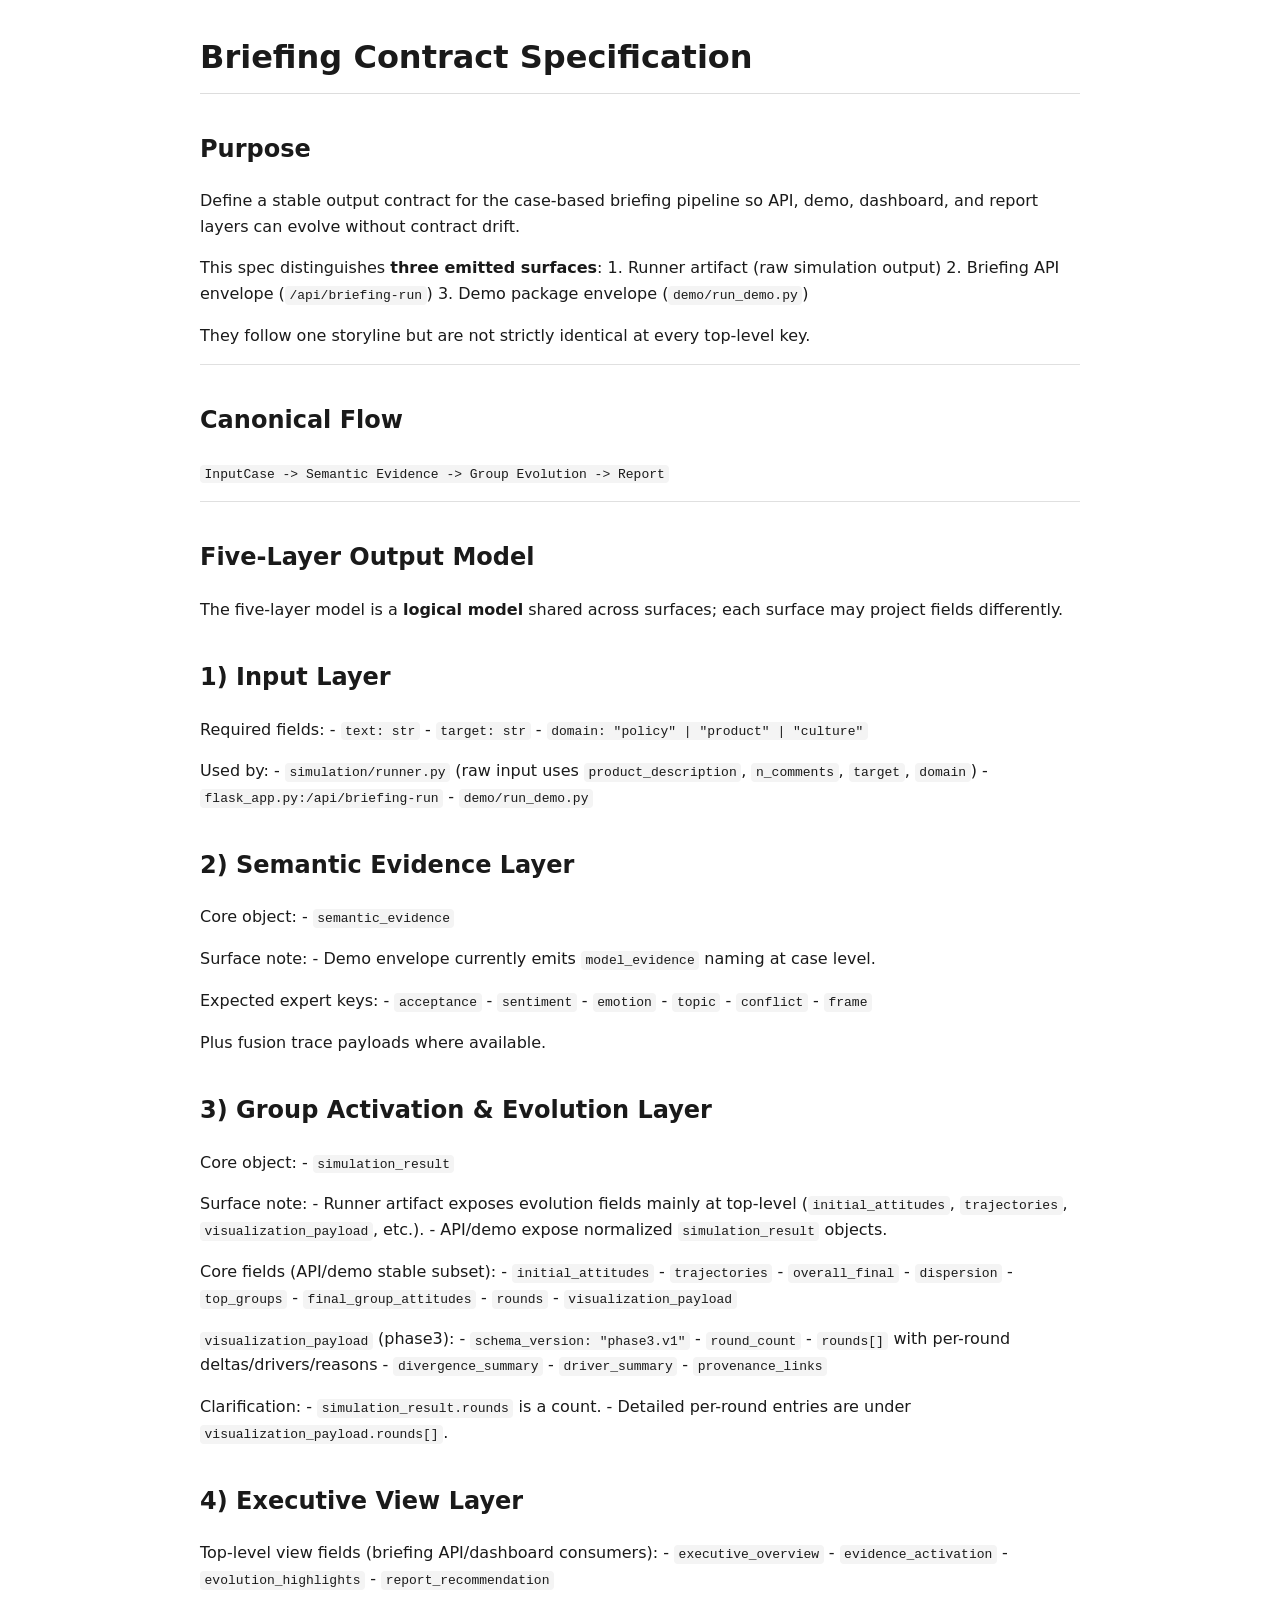
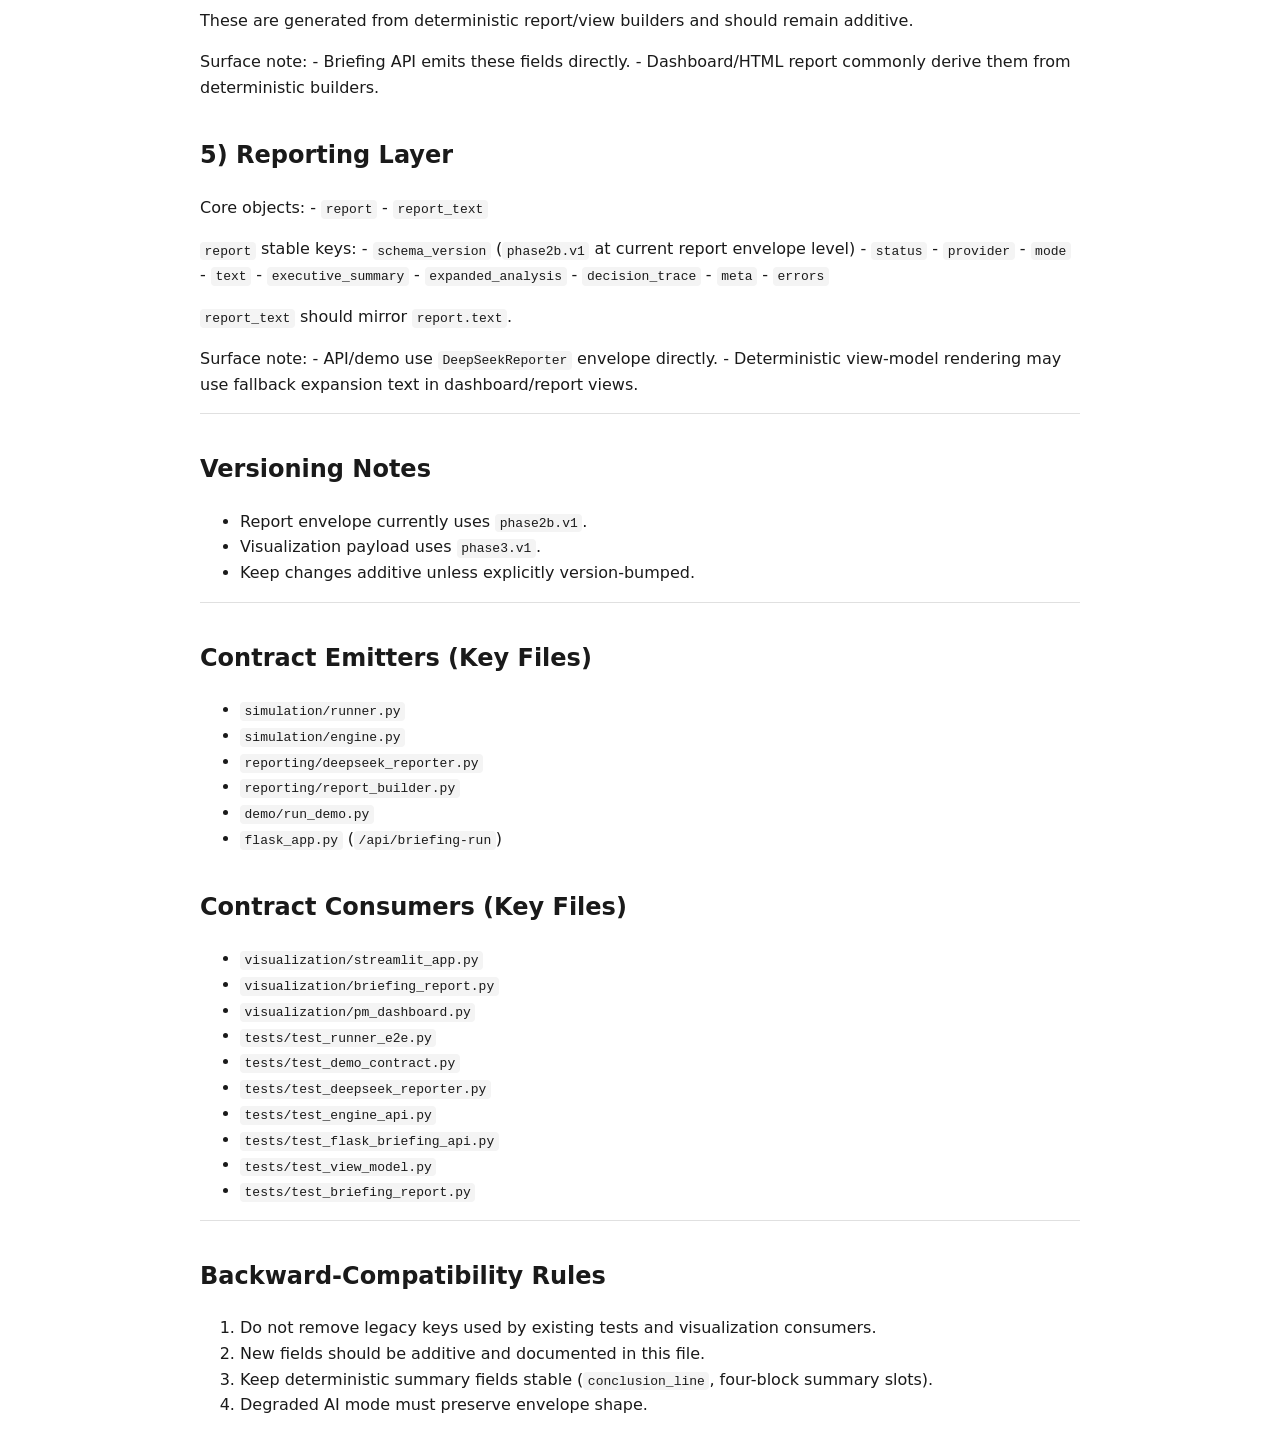
<file: opinion_sim_system/docs/briefing_contract.html>
<!DOCTYPE html><html><head><meta charset=utf-8><meta name=viewport content=width=device-width,initial-scale=1><title>Briefing Contract</title><style>body{font-family:system-ui,Segoe UI,sans-serif;max-width:880px;margin:2rem auto;padding:0 1rem;line-height:1.6;color:#1a1a1a} code{background:#f4f4f4;padding:.15em .35em;border-radius:4px} pre{background:#f8f8f8;padding:1rem;overflow:auto;border-radius:8px} h1{border-bottom:1px solid #ddd;padding-bottom:.3em} h2{margin-top:1.5em} hr{border:none;border-top:1px solid #e0e0e0}</style></head><body><h1 id="briefing-contract-specification">Briefing Contract Specification</h1>
<h2 id="purpose">Purpose</h2>
<p>Define a stable output contract for the case-based briefing pipeline so API, demo, dashboard, and report layers can evolve without contract drift.</p>
<p>This spec distinguishes <strong>three emitted surfaces</strong>:
1. Runner artifact (raw simulation output)
2. Briefing API envelope (<code>/api/briefing-run</code>)
3. Demo package envelope (<code>demo/run_demo.py</code>)</p>
<p>They follow one storyline but are not strictly identical at every top-level key.</p>
<hr />
<h2 id="canonical-flow">Canonical Flow</h2>
<p><code>InputCase -&gt; Semantic Evidence -&gt; Group Evolution -&gt; Report</code></p>
<hr />
<h2 id="five-layer-output-model">Five-Layer Output Model</h2>
<p>The five-layer model is a <strong>logical model</strong> shared across surfaces; each surface may project fields differently.</p>
<h2 id="1-input-layer">1) Input Layer</h2>
<p>Required fields:
- <code>text: str</code>
- <code>target: str</code>
- <code>domain: "policy" | "product" | "culture"</code></p>
<p>Used by:
- <code>simulation/runner.py</code> (raw input uses <code>product_description</code>, <code>n_comments</code>, <code>target</code>, <code>domain</code>)
- <code>flask_app.py:/api/briefing-run</code>
- <code>demo/run_demo.py</code></p>
<h2 id="2-semantic-evidence-layer">2) Semantic Evidence Layer</h2>
<p>Core object:
- <code>semantic_evidence</code></p>
<p>Surface note:
- Demo envelope currently emits <code>model_evidence</code> naming at case level.</p>
<p>Expected expert keys:
- <code>acceptance</code>
- <code>sentiment</code>
- <code>emotion</code>
- <code>topic</code>
- <code>conflict</code>
- <code>frame</code></p>
<p>Plus fusion trace payloads where available.</p>
<h2 id="3-group-activation-evolution-layer">3) Group Activation &amp; Evolution Layer</h2>
<p>Core object:
- <code>simulation_result</code></p>
<p>Surface note:
- Runner artifact exposes evolution fields mainly at top-level (<code>initial_attitudes</code>, <code>trajectories</code>, <code>visualization_payload</code>, etc.).
- API/demo expose normalized <code>simulation_result</code> objects.</p>
<p>Core fields (API/demo stable subset):
- <code>initial_attitudes</code>
- <code>trajectories</code>
- <code>overall_final</code>
- <code>dispersion</code>
- <code>top_groups</code>
- <code>final_group_attitudes</code>
- <code>rounds</code>
- <code>visualization_payload</code></p>
<p><code>visualization_payload</code> (phase3):
- <code>schema_version: "phase3.v1"</code>
- <code>round_count</code>
- <code>rounds[]</code> with per-round deltas/drivers/reasons
- <code>divergence_summary</code>
- <code>driver_summary</code>
- <code>provenance_links</code></p>
<p>Clarification:
- <code>simulation_result.rounds</code> is a count.
- Detailed per-round entries are under <code>visualization_payload.rounds[]</code>.</p>
<h2 id="4-executive-view-layer">4) Executive View Layer</h2>
<p>Top-level view fields (briefing API/dashboard consumers):
- <code>executive_overview</code>
- <code>evidence_activation</code>
- <code>evolution_highlights</code>
- <code>report_recommendation</code></p>
<p>These are generated from deterministic report/view builders and should remain additive.</p>
<p>Surface note:
- Briefing API emits these fields directly.
- Dashboard/HTML report commonly derive them from deterministic builders.</p>
<h2 id="5-reporting-layer">5) Reporting Layer</h2>
<p>Core objects:
- <code>report</code>
- <code>report_text</code></p>
<p><code>report</code> stable keys:
- <code>schema_version</code> (<code>phase2b.v1</code> at current report envelope level)
- <code>status</code>
- <code>provider</code>
- <code>mode</code>
- <code>text</code>
- <code>executive_summary</code>
- <code>expanded_analysis</code>
- <code>decision_trace</code>
- <code>meta</code>
- <code>errors</code></p>
<p><code>report_text</code> should mirror <code>report.text</code>.</p>
<p>Surface note:
- API/demo use <code>DeepSeekReporter</code> envelope directly.
- Deterministic view-model rendering may use fallback expansion text in dashboard/report views.</p>
<hr />
<h2 id="versioning-notes">Versioning Notes</h2>
<ul>
<li>Report envelope currently uses <code>phase2b.v1</code>.</li>
<li>Visualization payload uses <code>phase3.v1</code>.</li>
<li>Keep changes additive unless explicitly version-bumped.</li>
</ul>
<hr />
<h2 id="contract-emitters-key-files">Contract Emitters (Key Files)</h2>
<ul>
<li><code>simulation/runner.py</code></li>
<li><code>simulation/engine.py</code></li>
<li><code>reporting/deepseek_reporter.py</code></li>
<li><code>reporting/report_builder.py</code></li>
<li><code>demo/run_demo.py</code></li>
<li><code>flask_app.py</code> (<code>/api/briefing-run</code>)</li>
</ul>
<h2 id="contract-consumers-key-files">Contract Consumers (Key Files)</h2>
<ul>
<li><code>visualization/streamlit_app.py</code></li>
<li><code>visualization/briefing_report.py</code></li>
<li><code>visualization/pm_dashboard.py</code></li>
<li><code>tests/test_runner_e2e.py</code></li>
<li><code>tests/test_demo_contract.py</code></li>
<li><code>tests/test_deepseek_reporter.py</code></li>
<li><code>tests/test_engine_api.py</code></li>
<li><code>tests/test_flask_briefing_api.py</code></li>
<li><code>tests/test_view_model.py</code></li>
<li><code>tests/test_briefing_report.py</code></li>
</ul>
<hr />
<h2 id="backward-compatibility-rules">Backward-Compatibility Rules</h2>
<ol>
<li>Do not remove legacy keys used by existing tests and visualization consumers.</li>
<li>New fields should be additive and documented in this file.</li>
<li>Keep deterministic summary fields stable (<code>conclusion_line</code>, four-block summary slots).</li>
<li>Degraded AI mode must preserve envelope shape.</li>
</ol></body></html>
</file>
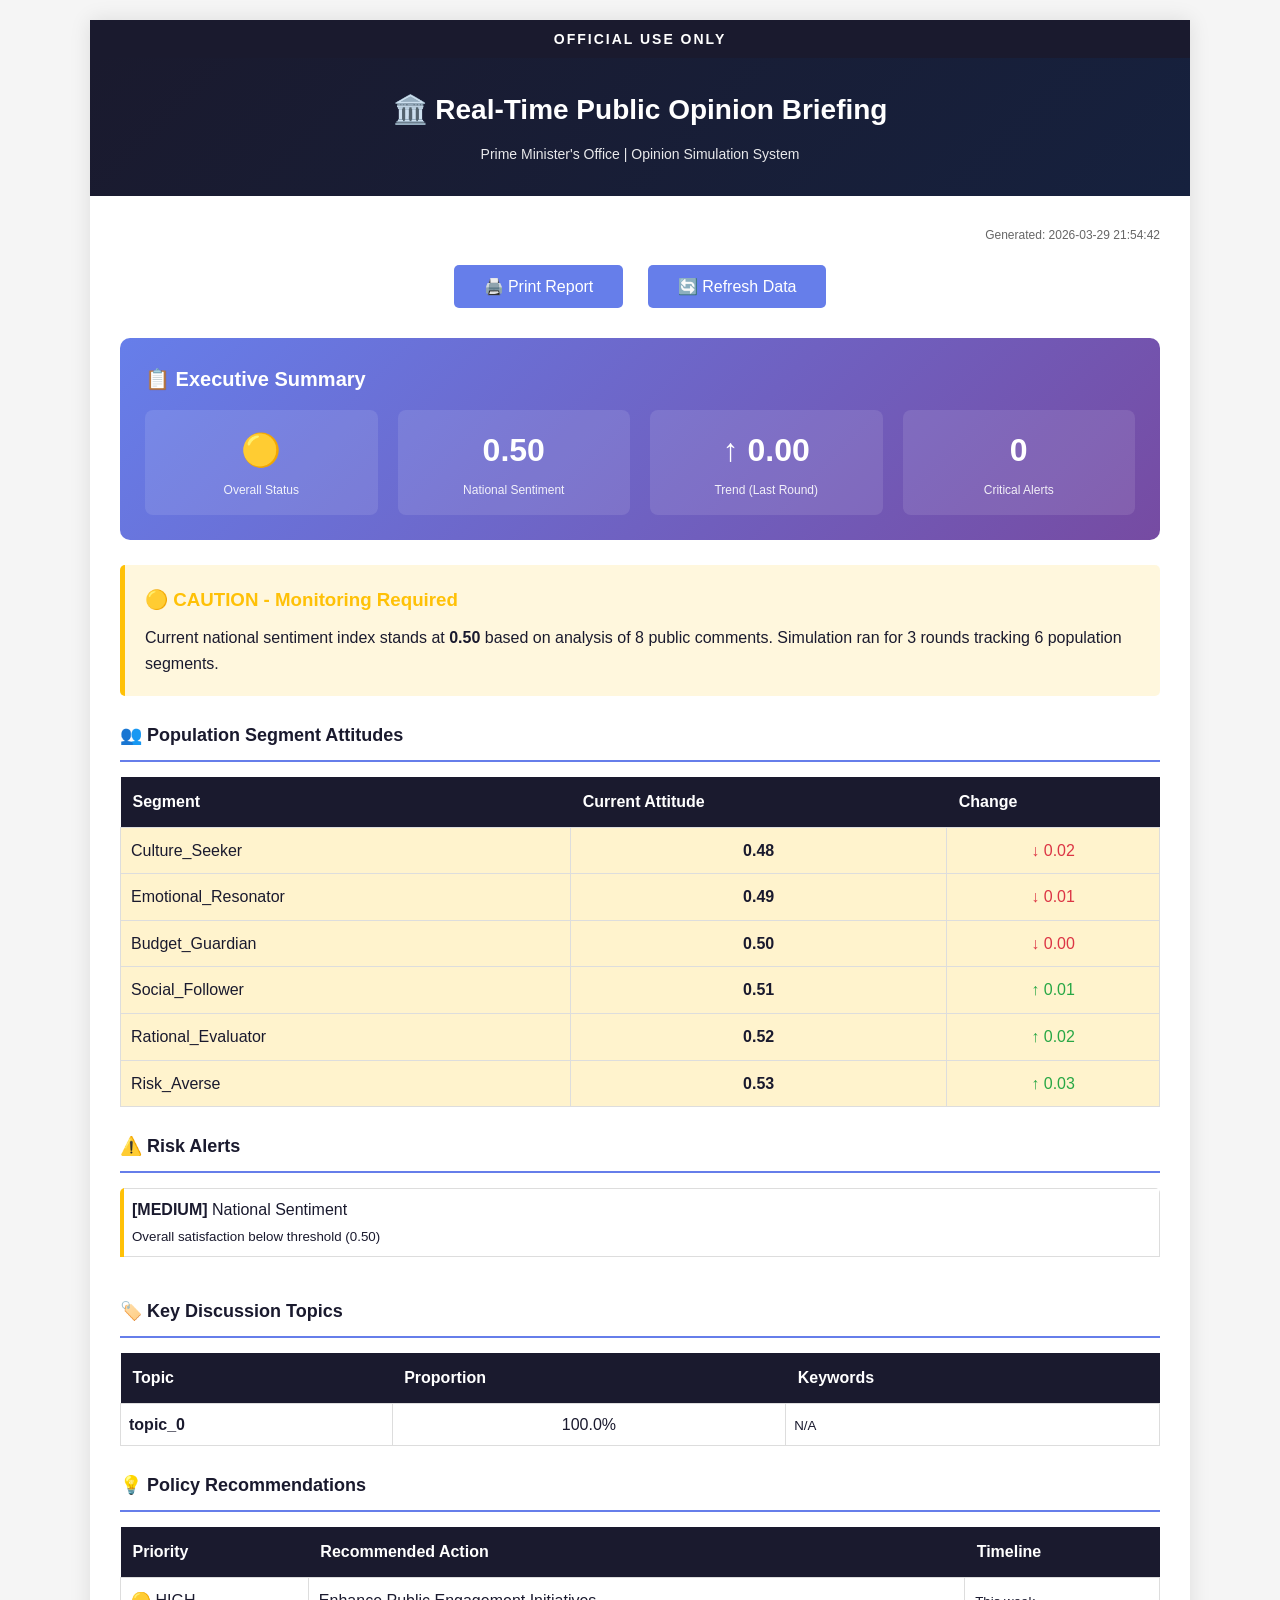
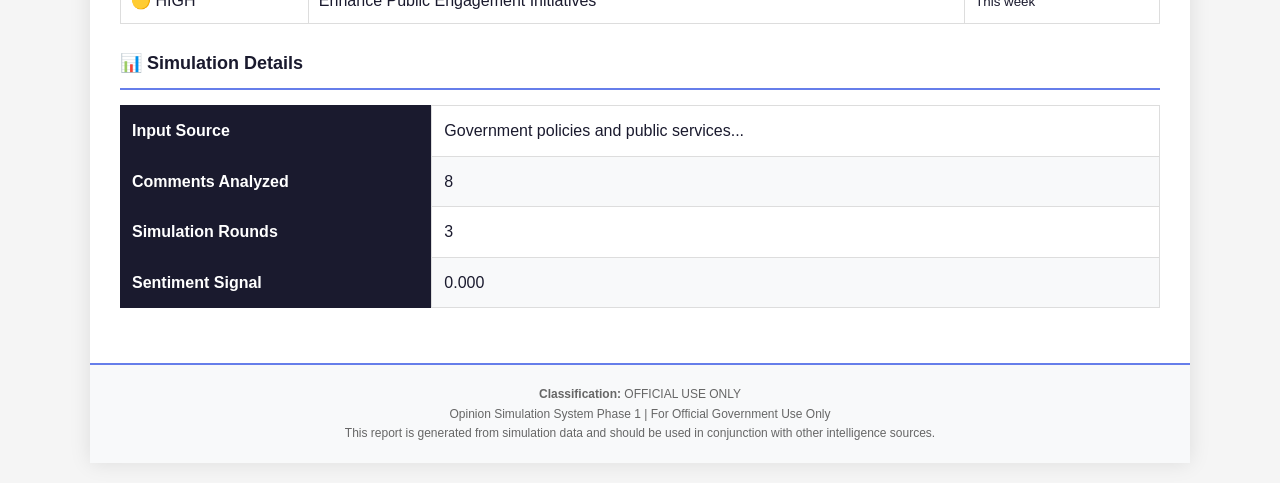
<file: opinion_sim_system/artifacts/phase1/pm_briefing_real.html>
<!DOCTYPE html>
<html lang="en">
<head>
    <meta charset="UTF-8">
    <meta name="viewport" content="width=device-width, initial-scale=1.0">
    <title>Real-Time Public Opinion Briefing</title>
    <style>
        @media print {
            .no-print { display: none; }
            body { -webkit-print-color-adjust: exact; print-color-adjust: exact; }
        }
        
        * {
            margin: 0;
            padding: 0;
            box-sizing: border-box;
        }
        
        body {
            font-family: 'Segoe UI', Tahoma, Geneva, Verdana, sans-serif;
            line-height: 1.6;
            color: #1a1a2e;
            background: #f5f5f5;
            padding: 20px;
        }
        
        .container {
            max-width: 1100px;
            margin: 0 auto;
            background: white;
            box-shadow: 0 0 20px rgba(0,0,0,0.1);
        }
        
        .classification-banner {
            background: #1a1a2e;
            color: white;
            text-align: center;
            padding: 8px;
            font-weight: bold;
            font-size: 14px;
            letter-spacing: 2px;
        }
        
        .header {
            background: linear-gradient(135deg, #1a1a2e 0%, #16213e 100%);
            color: white;
            padding: 30px;
            text-align: center;
        }
        
        .header h1 {
            font-size: 28px;
            margin-bottom: 10px;
        }
        
        .header p {
            opacity: 0.9;
            font-size: 14px;
        }
        
        .content {
            padding: 30px;
        }
        
        .executive-summary {
            background: linear-gradient(135deg, #667eea 0%, #764ba2 100%);
            color: white;
            padding: 25px;
            border-radius: 10px;
            margin-bottom: 25px;
        }
        
        .executive-summary h2 {
            margin-bottom: 15px;
            font-size: 20px;
        }
        
        .summary-grid {
            display: grid;
            grid-template-columns: repeat(auto-fit, minmax(200px, 1fr));
            gap: 20px;
            margin-top: 15px;
        }
        
        .summary-item {
            background: rgba(255,255,255,0.1);
            padding: 15px;
            border-radius: 8px;
            text-align: center;
        }
        
        .summary-item .value {
            font-size: 32px;
            font-weight: bold;
        }
        
        .summary-item .label {
            font-size: 12px;
            opacity: 0.9;
            margin-top: 5px;
        }
        
        .status-banner {
            background: #ffc10722;
            border-left: 5px solid #ffc107;
            padding: 20px;
            margin-bottom: 25px;
            border-radius: 5px;
        }
        
        .status-banner h3 {
            color: #ffc107;
            margin-bottom: 10px;
        }
        
        .section {
            margin-bottom: 25px;
        }
        
        .section h2 {
            color: #1a1a2e;
            border-bottom: 2px solid #667eea;
            padding-bottom: 10px;
            margin-bottom: 15px;
            font-size: 18px;
        }
        
        table {
            width: 100%;
            border-collapse: collapse;
            margin-bottom: 15px;
        }
        
        th {
            background: #1a1a2e;
            color: white;
            padding: 12px;
            text-align: left;
            font-weight: 600;
        }
        
        td {
            padding: 12px;
            border: 1px solid #ddd;
        }
        
        tr:nth-child(even) {
            background: #f8f9fa;
        }
        
        .positive { color: #28a745; }
        .negative { color: #dc3545; }
        .neutral { color: #6c757d; }
        
        .alert-box {
            background: #fff;
            border-radius: 5px;
            overflow: hidden;
        }
        
        .footer {
            background: #f8f9fa;
            padding: 20px;
            text-align: center;
            color: #666;
            font-size: 12px;
            border-top: 2px solid #667eea;
        }
        
        .print-button {
            background: #667eea;
            color: white;
            border: none;
            padding: 12px 30px;
            border-radius: 5px;
            cursor: pointer;
            font-size: 16px;
            margin: 10px;
        }
        
        .print-button:hover {
            background: #5a6fd6;
        }
        
        .timestamp {
            color: #666;
            font-size: 12px;
            text-align: right;
            margin-bottom: 10px;
        }
    </style>
</head>
<body>
    <div class="container">
        <div class="classification-banner">OFFICIAL USE ONLY</div>
        
        <div class="header">
            <h1>🏛️ Real-Time Public Opinion Briefing</h1>
            <p>Prime Minister's Office | Opinion Simulation System</p>
        </div>
        
        <div class="content">
            <div class="timestamp">Generated: 2026-03-29 21:54:42</div>
            
            <div class="no-print" style="text-align: center; margin-bottom: 20px;">
                <button class="print-button" onclick="window.print()">🖨️ Print Report</button>
                <button class="print-button" onclick="window.location.reload()">🔄 Refresh Data</button>
            </div>
            
            <!-- Executive Summary -->
            <div class="executive-summary">
                <h2>📋 Executive Summary</h2>
                <div class="summary-grid">
                    <div class="summary-item">
                        <div class="value">🟡</div>
                        <div class="label">Overall Status</div>
                    </div>
                    <div class="summary-item">
                        <div class="value">0.50</div>
                        <div class="label">National Sentiment</div>
                    </div>
                    <div class="summary-item">
                        <div class="value">↑ 0.00</div>
                        <div class="label">Trend (Last Round)</div>
                    </div>
                    <div class="summary-item">
                        <div class="value">0</div>
                        <div class="label">Critical Alerts</div>
                    </div>
                </div>
            </div>
            
            <!-- Status Banner -->
            <div class="status-banner">
                <h3>🟡 CAUTION - Monitoring Required</h3>
                <p>
                    Current national sentiment index stands at <strong>0.50</strong> 
                    based on analysis of 8 public comments.
                    Simulation ran for 3 rounds tracking 6 population segments.
                </p>
            </div>
            
            <!-- Population Segments -->
            <div class="section">
                <h2>👥 Population Segment Attitudes</h2>
                <table>
                    <thead>
                        <tr>
                            <th>Segment</th>
                            <th>Current Attitude</th>
                            <th>Change</th>
                        </tr>
                    </thead>
                    <tbody>
                        
        <tr style="background-color: #fff3cd">
            <td style="padding: 10px; border: 1px solid #ddd;">Culture_Seeker</td>
            <td style="padding: 10px; border: 1px solid #ddd; text-align: center; font-weight: bold;">0.48</td>
            <td style="padding: 10px; border: 1px solid #ddd; text-align: center;" class="negative">↓ 0.02</td>
        </tr>
        
        <tr style="background-color: #fff3cd">
            <td style="padding: 10px; border: 1px solid #ddd;">Emotional_Resonator</td>
            <td style="padding: 10px; border: 1px solid #ddd; text-align: center; font-weight: bold;">0.49</td>
            <td style="padding: 10px; border: 1px solid #ddd; text-align: center;" class="negative">↓ 0.01</td>
        </tr>
        
        <tr style="background-color: #fff3cd">
            <td style="padding: 10px; border: 1px solid #ddd;">Budget_Guardian</td>
            <td style="padding: 10px; border: 1px solid #ddd; text-align: center; font-weight: bold;">0.50</td>
            <td style="padding: 10px; border: 1px solid #ddd; text-align: center;" class="negative">↓ 0.00</td>
        </tr>
        
        <tr style="background-color: #fff3cd">
            <td style="padding: 10px; border: 1px solid #ddd;">Social_Follower</td>
            <td style="padding: 10px; border: 1px solid #ddd; text-align: center; font-weight: bold;">0.51</td>
            <td style="padding: 10px; border: 1px solid #ddd; text-align: center;" class="positive">↑ 0.01</td>
        </tr>
        
        <tr style="background-color: #fff3cd">
            <td style="padding: 10px; border: 1px solid #ddd;">Rational_Evaluator</td>
            <td style="padding: 10px; border: 1px solid #ddd; text-align: center; font-weight: bold;">0.52</td>
            <td style="padding: 10px; border: 1px solid #ddd; text-align: center;" class="positive">↑ 0.02</td>
        </tr>
        
        <tr style="background-color: #fff3cd">
            <td style="padding: 10px; border: 1px solid #ddd;">Risk_Averse</td>
            <td style="padding: 10px; border: 1px solid #ddd; text-align: center; font-weight: bold;">0.53</td>
            <td style="padding: 10px; border: 1px solid #ddd; text-align: center;" class="positive">↑ 0.03</td>
        </tr>
        
                    </tbody>
                </table>
            </div>
            
            <!-- Risk Alerts -->
            <div class="section">
                <h2>⚠️ Risk Alerts</h2>
                <div class="alert-box">
                    <table>
                        <tbody>
                            
            <tr>
                <td style="padding: 8px; border-left: 4px solid #ffc107;">
                    <strong>[MEDIUM]</strong> National Sentiment<br>
                    <small>Overall satisfaction below threshold (0.50)</small>
                </td>
            </tr>
            
                        </tbody>
                    </table>
                </div>
            </div>
            
            <!-- Key Topics -->
            <div class="section">
                <h2>🏷️ Key Discussion Topics</h2>
                <table>
                    <thead>
                        <tr>
                            <th>Topic</th>
                            <th>Proportion</th>
                            <th>Keywords</th>
                        </tr>
                    </thead>
                    <tbody>
                        
        <tr>
            <td style="padding: 8px; border: 1px solid #ddd;"><strong>topic_0</strong></td>
            <td style="padding: 8px; border: 1px solid #ddd; text-align: center;">100.0%</td>
            <td style="padding: 8px; border: 1px solid #ddd;"><small>N/A</small></td>
        </tr>
        
                    </tbody>
                </table>
            </div>
            
            <!-- Policy Recommendations -->
            <div class="section">
                <h2>💡 Policy Recommendations</h2>
                <table>
                    <thead>
                        <tr>
                            <th>Priority</th>
                            <th>Recommended Action</th>
                            <th>Timeline</th>
                        </tr>
                    </thead>
                    <tbody>
                        
        <tr>
            <td style="padding: 10px; border: 1px solid #ddd;">🟡 HIGH</td>
            <td style="padding: 10px; border: 1px solid #ddd;">Enhance Public Engagement Initiatives</td>
            <td style="padding: 10px; border: 1px solid #ddd;"><small>This week</small></td>
        </tr>
        
                    </tbody>
                </table>
            </div>
            
            <!-- Technical Details -->
            <div class="section">
                <h2>📊 Simulation Details</h2>
                <table>
                    <tr>
                        <th style="width: 30%;">Input Source</th>
                        <td>Government policies and public services...</td>
                    </tr>
                    <tr>
                        <th>Comments Analyzed</th>
                        <td>8</td>
                    </tr>
                    <tr>
                        <th>Simulation Rounds</th>
                        <td>3</td>
                    </tr>
                    <tr>
                        <th>Sentiment Signal</th>
                        <td>0.000</td>
                    </tr>
                </table>
            </div>
        </div>
        
        <div class="footer">
            <p><strong>Classification:</strong> OFFICIAL USE ONLY</p>
            <p>Opinion Simulation System Phase 1 | For Official Government Use Only</p>
            <p>This report is generated from simulation data and should be used in conjunction with other intelligence sources.</p>
        </div>
    </div>
</body>
</html>
</file>
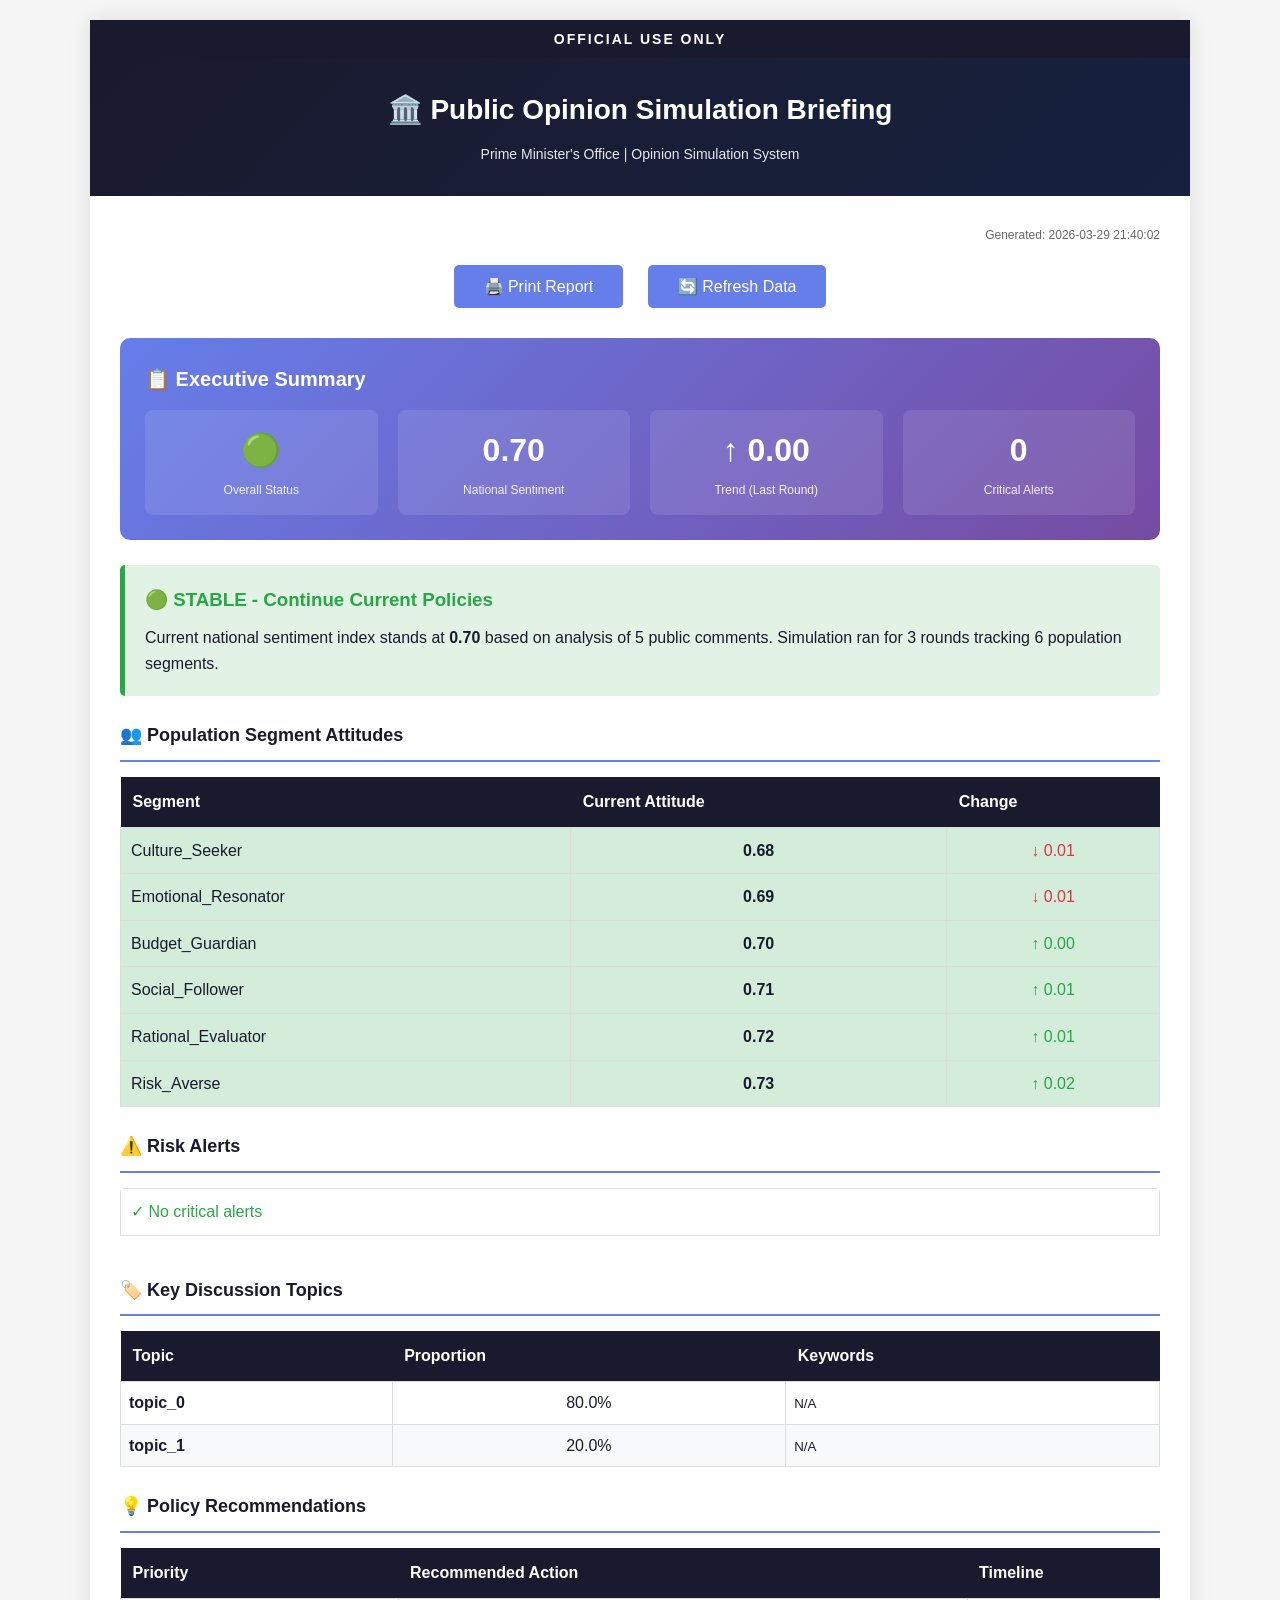
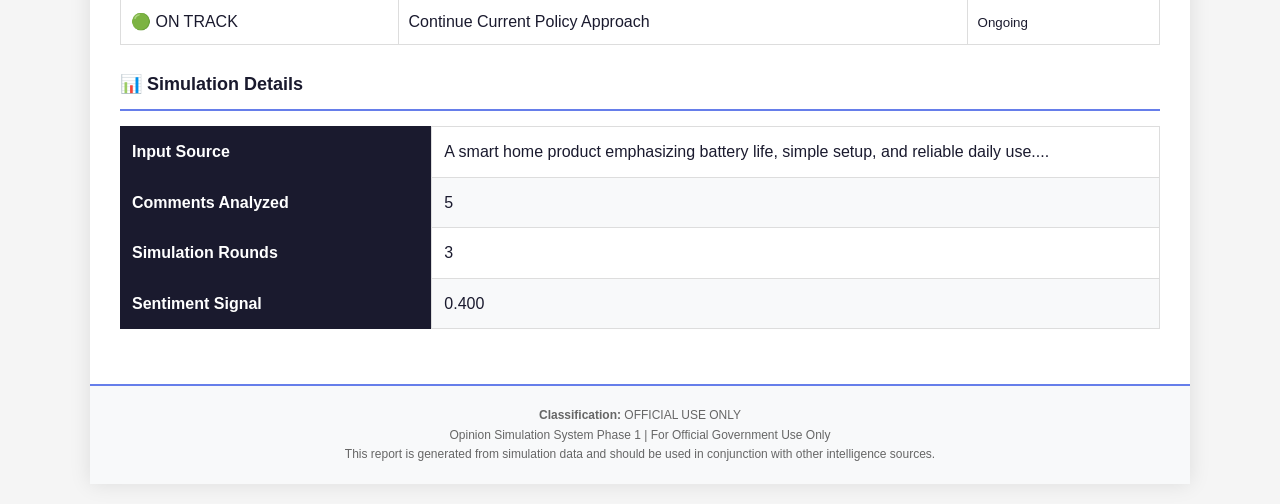
<file: opinion_sim_system/artifacts/phase1/pm_briefing_report.html>
<!DOCTYPE html>
<html lang="en">
<head>
    <meta charset="UTF-8">
    <meta name="viewport" content="width=device-width, initial-scale=1.0">
    <title>Public Opinion Simulation Briefing</title>
    <style>
        @media print {
            .no-print { display: none; }
            body { -webkit-print-color-adjust: exact; print-color-adjust: exact; }
        }
        
        * {
            margin: 0;
            padding: 0;
            box-sizing: border-box;
        }
        
        body {
            font-family: 'Segoe UI', Tahoma, Geneva, Verdana, sans-serif;
            line-height: 1.6;
            color: #1a1a2e;
            background: #f5f5f5;
            padding: 20px;
        }
        
        .container {
            max-width: 1100px;
            margin: 0 auto;
            background: white;
            box-shadow: 0 0 20px rgba(0,0,0,0.1);
        }
        
        .classification-banner {
            background: #1a1a2e;
            color: white;
            text-align: center;
            padding: 8px;
            font-weight: bold;
            font-size: 14px;
            letter-spacing: 2px;
        }
        
        .header {
            background: linear-gradient(135deg, #1a1a2e 0%, #16213e 100%);
            color: white;
            padding: 30px;
            text-align: center;
        }
        
        .header h1 {
            font-size: 28px;
            margin-bottom: 10px;
        }
        
        .header p {
            opacity: 0.9;
            font-size: 14px;
        }
        
        .content {
            padding: 30px;
        }
        
        .executive-summary {
            background: linear-gradient(135deg, #667eea 0%, #764ba2 100%);
            color: white;
            padding: 25px;
            border-radius: 10px;
            margin-bottom: 25px;
        }
        
        .executive-summary h2 {
            margin-bottom: 15px;
            font-size: 20px;
        }
        
        .summary-grid {
            display: grid;
            grid-template-columns: repeat(auto-fit, minmax(200px, 1fr));
            gap: 20px;
            margin-top: 15px;
        }
        
        .summary-item {
            background: rgba(255,255,255,0.1);
            padding: 15px;
            border-radius: 8px;
            text-align: center;
        }
        
        .summary-item .value {
            font-size: 32px;
            font-weight: bold;
        }
        
        .summary-item .label {
            font-size: 12px;
            opacity: 0.9;
            margin-top: 5px;
        }
        
        .status-banner {
            background: #28a74522;
            border-left: 5px solid #28a745;
            padding: 20px;
            margin-bottom: 25px;
            border-radius: 5px;
        }
        
        .status-banner h3 {
            color: #28a745;
            margin-bottom: 10px;
        }
        
        .section {
            margin-bottom: 25px;
        }
        
        .section h2 {
            color: #1a1a2e;
            border-bottom: 2px solid #667eea;
            padding-bottom: 10px;
            margin-bottom: 15px;
            font-size: 18px;
        }
        
        table {
            width: 100%;
            border-collapse: collapse;
            margin-bottom: 15px;
        }
        
        th {
            background: #1a1a2e;
            color: white;
            padding: 12px;
            text-align: left;
            font-weight: 600;
        }
        
        td {
            padding: 12px;
            border: 1px solid #ddd;
        }
        
        tr:nth-child(even) {
            background: #f8f9fa;
        }
        
        .positive { color: #28a745; }
        .negative { color: #dc3545; }
        .neutral { color: #6c757d; }
        
        .alert-box {
            background: #fff;
            border-radius: 5px;
            overflow: hidden;
        }
        
        .footer {
            background: #f8f9fa;
            padding: 20px;
            text-align: center;
            color: #666;
            font-size: 12px;
            border-top: 2px solid #667eea;
        }
        
        .print-button {
            background: #667eea;
            color: white;
            border: none;
            padding: 12px 30px;
            border-radius: 5px;
            cursor: pointer;
            font-size: 16px;
            margin: 10px;
        }
        
        .print-button:hover {
            background: #5a6fd6;
        }
        
        .timestamp {
            color: #666;
            font-size: 12px;
            text-align: right;
            margin-bottom: 10px;
        }
    </style>
</head>
<body>
    <div class="container">
        <div class="classification-banner">OFFICIAL USE ONLY</div>
        
        <div class="header">
            <h1>🏛️ Public Opinion Simulation Briefing</h1>
            <p>Prime Minister's Office | Opinion Simulation System</p>
        </div>
        
        <div class="content">
            <div class="timestamp">Generated: 2026-03-29 21:40:02</div>
            
            <div class="no-print" style="text-align: center; margin-bottom: 20px;">
                <button class="print-button" onclick="window.print()">🖨️ Print Report</button>
                <button class="print-button" onclick="window.location.reload()">🔄 Refresh Data</button>
            </div>
            
            <!-- Executive Summary -->
            <div class="executive-summary">
                <h2>📋 Executive Summary</h2>
                <div class="summary-grid">
                    <div class="summary-item">
                        <div class="value">🟢</div>
                        <div class="label">Overall Status</div>
                    </div>
                    <div class="summary-item">
                        <div class="value">0.70</div>
                        <div class="label">National Sentiment</div>
                    </div>
                    <div class="summary-item">
                        <div class="value">↑ 0.00</div>
                        <div class="label">Trend (Last Round)</div>
                    </div>
                    <div class="summary-item">
                        <div class="value">0</div>
                        <div class="label">Critical Alerts</div>
                    </div>
                </div>
            </div>
            
            <!-- Status Banner -->
            <div class="status-banner">
                <h3>🟢 STABLE - Continue Current Policies</h3>
                <p>
                    Current national sentiment index stands at <strong>0.70</strong> 
                    based on analysis of 5 public comments.
                    Simulation ran for 3 rounds tracking 6 population segments.
                </p>
            </div>
            
            <!-- Population Segments -->
            <div class="section">
                <h2>👥 Population Segment Attitudes</h2>
                <table>
                    <thead>
                        <tr>
                            <th>Segment</th>
                            <th>Current Attitude</th>
                            <th>Change</th>
                        </tr>
                    </thead>
                    <tbody>
                        
        <tr style="background-color: #d4edda">
            <td style="padding: 10px; border: 1px solid #ddd;">Culture_Seeker</td>
            <td style="padding: 10px; border: 1px solid #ddd; text-align: center; font-weight: bold;">0.68</td>
            <td style="padding: 10px; border: 1px solid #ddd; text-align: center;" class="negative">↓ 0.01</td>
        </tr>
        
        <tr style="background-color: #d4edda">
            <td style="padding: 10px; border: 1px solid #ddd;">Emotional_Resonator</td>
            <td style="padding: 10px; border: 1px solid #ddd; text-align: center; font-weight: bold;">0.69</td>
            <td style="padding: 10px; border: 1px solid #ddd; text-align: center;" class="negative">↓ 0.01</td>
        </tr>
        
        <tr style="background-color: #d4edda">
            <td style="padding: 10px; border: 1px solid #ddd;">Budget_Guardian</td>
            <td style="padding: 10px; border: 1px solid #ddd; text-align: center; font-weight: bold;">0.70</td>
            <td style="padding: 10px; border: 1px solid #ddd; text-align: center;" class="positive">↑ 0.00</td>
        </tr>
        
        <tr style="background-color: #d4edda">
            <td style="padding: 10px; border: 1px solid #ddd;">Social_Follower</td>
            <td style="padding: 10px; border: 1px solid #ddd; text-align: center; font-weight: bold;">0.71</td>
            <td style="padding: 10px; border: 1px solid #ddd; text-align: center;" class="positive">↑ 0.01</td>
        </tr>
        
        <tr style="background-color: #d4edda">
            <td style="padding: 10px; border: 1px solid #ddd;">Rational_Evaluator</td>
            <td style="padding: 10px; border: 1px solid #ddd; text-align: center; font-weight: bold;">0.72</td>
            <td style="padding: 10px; border: 1px solid #ddd; text-align: center;" class="positive">↑ 0.01</td>
        </tr>
        
        <tr style="background-color: #d4edda">
            <td style="padding: 10px; border: 1px solid #ddd;">Risk_Averse</td>
            <td style="padding: 10px; border: 1px solid #ddd; text-align: center; font-weight: bold;">0.73</td>
            <td style="padding: 10px; border: 1px solid #ddd; text-align: center;" class="positive">↑ 0.02</td>
        </tr>
        
                    </tbody>
                </table>
            </div>
            
            <!-- Risk Alerts -->
            <div class="section">
                <h2>⚠️ Risk Alerts</h2>
                <div class="alert-box">
                    <table>
                        <tbody>
                            <tr><td style="padding: 10px; color: #28a745;">✓ No critical alerts</td></tr>
                        </tbody>
                    </table>
                </div>
            </div>
            
            <!-- Key Topics -->
            <div class="section">
                <h2>🏷️ Key Discussion Topics</h2>
                <table>
                    <thead>
                        <tr>
                            <th>Topic</th>
                            <th>Proportion</th>
                            <th>Keywords</th>
                        </tr>
                    </thead>
                    <tbody>
                        
        <tr>
            <td style="padding: 8px; border: 1px solid #ddd;"><strong>topic_0</strong></td>
            <td style="padding: 8px; border: 1px solid #ddd; text-align: center;">80.0%</td>
            <td style="padding: 8px; border: 1px solid #ddd;"><small>N/A</small></td>
        </tr>
        
        <tr>
            <td style="padding: 8px; border: 1px solid #ddd;"><strong>topic_1</strong></td>
            <td style="padding: 8px; border: 1px solid #ddd; text-align: center;">20.0%</td>
            <td style="padding: 8px; border: 1px solid #ddd;"><small>N/A</small></td>
        </tr>
        
                    </tbody>
                </table>
            </div>
            
            <!-- Policy Recommendations -->
            <div class="section">
                <h2>💡 Policy Recommendations</h2>
                <table>
                    <thead>
                        <tr>
                            <th>Priority</th>
                            <th>Recommended Action</th>
                            <th>Timeline</th>
                        </tr>
                    </thead>
                    <tbody>
                        
        <tr>
            <td style="padding: 10px; border: 1px solid #ddd;">🟢 ON TRACK</td>
            <td style="padding: 10px; border: 1px solid #ddd;">Continue Current Policy Approach</td>
            <td style="padding: 10px; border: 1px solid #ddd;"><small>Ongoing</small></td>
        </tr>
        
                    </tbody>
                </table>
            </div>
            
            <!-- Technical Details -->
            <div class="section">
                <h2>📊 Simulation Details</h2>
                <table>
                    <tr>
                        <th style="width: 30%;">Input Source</th>
                        <td>A smart home product emphasizing battery life, simple setup, and reliable daily use....</td>
                    </tr>
                    <tr>
                        <th>Comments Analyzed</th>
                        <td>5</td>
                    </tr>
                    <tr>
                        <th>Simulation Rounds</th>
                        <td>3</td>
                    </tr>
                    <tr>
                        <th>Sentiment Signal</th>
                        <td>0.400</td>
                    </tr>
                </table>
            </div>
        </div>
        
        <div class="footer">
            <p><strong>Classification:</strong> OFFICIAL USE ONLY</p>
            <p>Opinion Simulation System Phase 1 | For Official Government Use Only</p>
            <p>This report is generated from simulation data and should be used in conjunction with other intelligence sources.</p>
        </div>
    </div>
</body>
</html>
</file>
